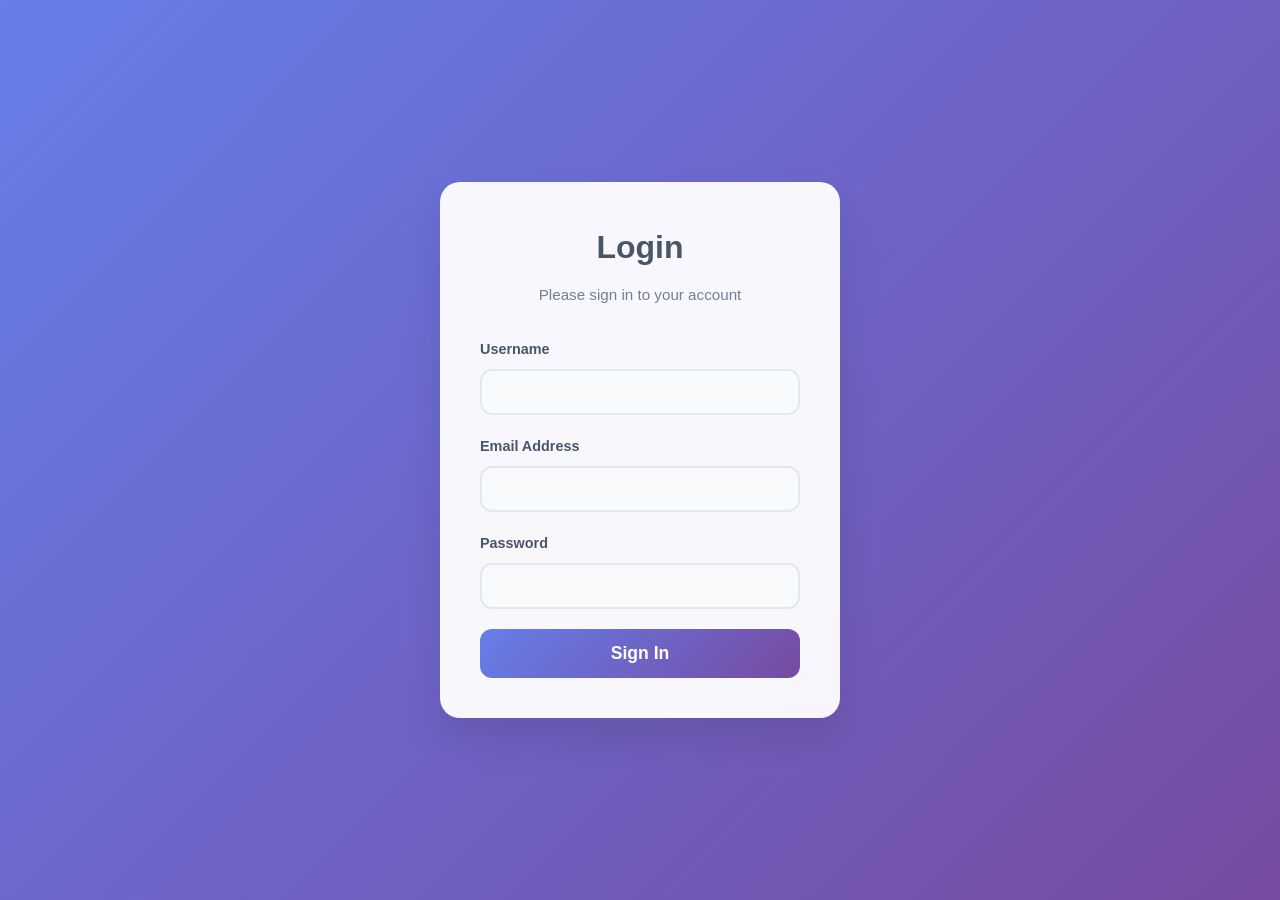
<file: index.html>
<!DOCTYPE html>
<html lang="en">
<head>
    <meta charset="UTF-8">
    <meta name="viewport" content="width=device-width, initial-scale=1.0">
    <title>Login - Welcome Back</title>
    <link rel="stylesheet" href="styles.css">
</head>
<body>
    <div class="login-container">
        <div class="login-card">
            <div class="login-header">
                <h1>Login</h1>
                <p>Please sign in to your account</p>
            </div>
            
            <form id="loginForm">
                <div class="form-group">
                    <label for="username">Username</label>
                    <input type="text" id="username" name="username" required>
                    <div class="error-message" id="usernameError">Please enter a valid username</div>
                </div>
                
                <div class="form-group">
                    <label for="email">Email Address</label>
                    <input type="email" id="email" name="email" required>
                    <div class="error-message" id="emailError">Please enter a valid email address</div>
                </div>
                
                <div class="form-group">
                    <label for="password">Password</label>
                    <input type="password" id="password" name="password" required>
                    <div class="error-message" id="passwordError">Password must be at least 6 characters long</div>
                </div>
                
                <button type="submit" class="login-btn">Sign In</button>
            </form>
            
            
        </div>
    </div>

    <script src="script.js"></script>
</body>
</html>
</file>
<file: styles.css>
/* Reset and Base Styles */
* {
    margin: 0;
    padding: 0;
    box-sizing: border-box;
}

body {
    font-family: 'Segoe UI', Tahoma, Geneva, Verdana, sans-serif;
    line-height: 1.6;
    color: #333;
    background: linear-gradient(135deg, #667eea 0%, #764ba2 100%);
    min-height: 100vh;
}

/* Login Page Styles */
.login-container {
    display: flex;
    justify-content: center;
    align-items: center;
    min-height: 100vh;
    padding: 20px;
}

.login-card {
    background: rgba(255, 255, 255, 0.95);
    backdrop-filter: blur(10px);
    border-radius: 20px;
    box-shadow: 0 20px 40px rgba(0, 0, 0, 0.1);
    padding: 40px;
    width: 100%;
    max-width: 400px;
    transform: translateY(0);
    transition: all 0.3s ease;
}

.login-card:hover {
    transform: translateY(-5px);
    box-shadow: 0 25px 50px rgba(0, 0, 0, 0.15);
}

.login-header {
    text-align: center;
    margin-bottom: 30px;
}

.login-header h1 {
    color: #4a5568;
    font-size: 2rem;
    margin-bottom: 10px;
    font-weight: 700;
}

.login-header p {
    color: #718096;
    font-size: 0.95rem;
}

.form-group {
    margin-bottom: 20px;
}

.form-group label {
    display: block;
    margin-bottom: 8px;
    color: #4a5568;
    font-weight: 600;
    font-size: 0.9rem;
}

.form-group input {
    width: 100%;
    padding: 12px 16px;
    border: 2px solid #e2e8f0;
    border-radius: 12px;
    font-size: 1rem;
    transition: all 0.3s ease;
    background: #f8fafc;
}

.form-group input:focus {
    outline: none;
    border-color: #667eea;
    background: white;
    box-shadow: 0 0 0 3px rgba(102, 126, 234, 0.1);
}

.form-group input.error {
    border-color: #e53e3e;
    background: #fed7d7;
}

.error-message {
    color: #e53e3e;
    font-size: 0.8rem;
    margin-top: 5px;
    display: none;
}

.error-message.show {
    display: block;
}

.login-btn {
    width: 100%;
    background: linear-gradient(135deg, #667eea 0%, #764ba2 100%);
    color: white;
    padding: 14px;
    border: none;
    border-radius: 12px;
    font-size: 1.1rem;
    font-weight: 600;
    cursor: pointer;
    transition: all 0.3s ease;
    position: relative;
    overflow: hidden;
}

.login-btn:hover {
    transform: translateY(-2px);
    box-shadow: 0 10px 25px rgba(102, 126, 234, 0.3);
}

.login-btn:active {
    transform: translateY(0);
}

/* Home Page Styles */
.home-page {
    background: #f7fafc;
    min-height: 100vh;
}

.navbar {
    background: white;
    box-shadow: 0 2px 10px rgba(0, 0, 0, 0.1);
    position: sticky;
    top: 0;
    z-index: 100;
}

.nav-container {
    max-width: 1200px;
    margin: 0 auto;
    display: flex;
    justify-content: space-between;
    align-items: center;
    padding: 1rem 2rem;
}

.logo {
    font-size: 1.5rem;
    font-weight: 700;
    color: #667eea;
}

.nav-links {
    display: flex;
    list-style: none;
    gap: 2rem;
    align-items: center;
}

.nav-links a {
    text-decoration: none;
    color: #4a5568;
    font-weight: 500;
    transition: color 0.3s ease;
}

.nav-links a:hover {
    color: #667eea;
}

.logout-btn {
    background: linear-gradient(135deg, #667eea 0%, #764ba2 100%);
    color: white;
    padding: 8px 16px;
    border: none;
    border-radius: 8px;
    cursor: pointer;
    font-weight: 500;
    transition: all 0.3s ease;
}

.logout-btn:hover {
    transform: translateY(-2px);
    box-shadow: 0 5px 15px rgba(102, 126, 234, 0.3);
}

/* Hero Section */
.hero {
    background: linear-gradient(135deg, #667eea 0%, #764ba2 100%);
    color: white;
    padding: 100px 0;
    text-align: center;
}

.hero-container {
    max-width: 1200px;
    margin: 0 auto;
    padding: 0 2rem;
}

.hero h1 {
    font-size: 3.5rem;
    margin-bottom: 1rem;
    font-weight: 700;
    opacity: 0;
    animation: fadeInUp 1s ease forwards;
}

.hero p {
    font-size: 1.2rem;
    margin-bottom: 2rem;
    opacity: 0;
    animation: fadeInUp 1s ease 0.2s forwards;
}

.cta-button {
    background: white;
    color: #667eea;
    padding: 15px 30px;
    border: none;
    border-radius: 50px;
    font-size: 1.1rem;
    font-weight: 600;
    cursor: pointer;
    transition: all 0.3s ease;
    opacity: 0;
    animation: fadeInUp 1s ease 0.4s forwards;
}

.cta-button:hover {
    transform: translateY(-3px);
    box-shadow: 0 10px 25px rgba(255, 255, 255, 0.2);
}

/* Main Content */
.main-content {
    max-width: 1200px;
    margin: 0 auto;
    padding: 80px 2rem;
}

.thought-section {
    margin-bottom: 4rem;
}

.thought-container {
    text-align: center;
    max-width: 900px;
    margin: 0 auto;
}

.section-title {
    font-size: 2.5rem;
    color: #4a5568;
    margin-bottom: 3rem;
    font-weight: 700;
    position: relative;
}

.section-title::after {
    content: '';
    display: block;
    width: 80px;
    height: 4px;
    background: linear-gradient(135deg, #667eea 0%, #764ba2 100%);
    margin: 20px auto;
    border-radius: 2px;
}

.thought-card {
    background: white;
    margin: 2rem auto;
    padding: 2.5rem;
    border-radius: 20px;
    box-shadow: 0 8px 25px rgba(0, 0, 0, 0.1);
    transition: all 0.4s ease;
    border-left: 4px solid transparent;
    background-image: linear-gradient(white, white), linear-gradient(135deg, #667eea 0%, #764ba2 100%);
    background-origin: border-box;
    background-clip: padding-box, border-box;
    max-width: 700px;
    position: relative;
}

.thought-card::before {
    content: '"';
    position: absolute;
    top: -10px;
    left: 20px;
    font-size: 4rem;
    color: #667eea;
    font-family: Georgia, serif;
    opacity: 0.3;
}

.thought-card:hover {
    transform: translateY(-8px);
    box-shadow: 0 20px 40px rgba(102, 126, 234, 0.2);
    border-left-color: #667eea;
}

.thought-card blockquote {
    font-size: 1.3rem;
    font-style: italic;
    color: #2d3748;
    line-height: 1.8;
    margin: 0 0 1.5rem 0;
    font-family: Georgia, serif;
    position: relative;
    padding-left: 1rem;
}

.thought-card cite {
    display: block;
    font-size: 1rem;
    color: #667eea;
    font-weight: 600;
    font-style: normal;
    margin-top: 1rem;
    position: relative;
}

.thought-card cite::before {
    content: '';
    display: inline-block;
    width: 30px;
    height: 2px;
    background: linear-gradient(135deg, #667eea 0%, #764ba2 100%);
    margin-right: 10px;
    vertical-align: middle;
}

/* Footer */
.footer {
    background: #2d3748;
    color: white;
    text-align: center;
    padding: 40px 0;
}

.footer-container {
    max-width: 1200px;
    margin: 0 auto;
    padding: 0 2rem;
}

.footer-links {
    display: flex;
    justify-content: center;
    gap: 2rem;
    margin-bottom: 1rem;
}

.footer-links a {
    color: #a0aec0;
    text-decoration: none;
    transition: color 0.3s ease;
}

.footer-links a:hover {
    color: white;
}

/* Toast Notification */
.toast {
    position: fixed;
    top: 20px;
    right: 20px;
    padding: 15px 25px;
    border-radius: 10px;
    color: white;
    font-weight: 500;
    z-index: 1000;
    transform: translateX(400px);
    transition: all 0.3s ease;
    box-shadow: 0 5px 15px rgba(0, 0, 0, 0.2);
}

.toast.success {
    background: linear-gradient(135deg, #48bb78, #38a169);
}

.toast.error {
    background: linear-gradient(135deg, #f56565, #e53e3e);
}

.toast.show {
    transform: translateX(0);
}

/* Animations */
@keyframes fadeInUp {
    from {
        opacity: 0;
        transform: translateY(30px);
    }
    to {
        opacity: 1;
        transform: translateY(0);
    }
}

/* Responsive Design */
@media (max-width: 768px) {
    .nav-links {
        gap: 1rem;
    }

    .hero h1 {
        font-size: 2.5rem;
    }

    .hero p {
        font-size: 1rem;
    }

    .login-card {
        margin: 20px;
        padding: 30px 25px;
    }

    .section-title {
        font-size: 2rem;
    }

    .thought-card {
        padding: 2rem 1.5rem;
        margin: 1.5rem auto;
    }

    .thought-card blockquote {
        font-size: 1.1rem;
    }

    .thought-card::before {
        font-size: 3rem;
        top: -5px;
        left: 15px;
    }

    .footer-links {
        flex-direction: column;
        gap: 1rem;
    }
}
</file>
